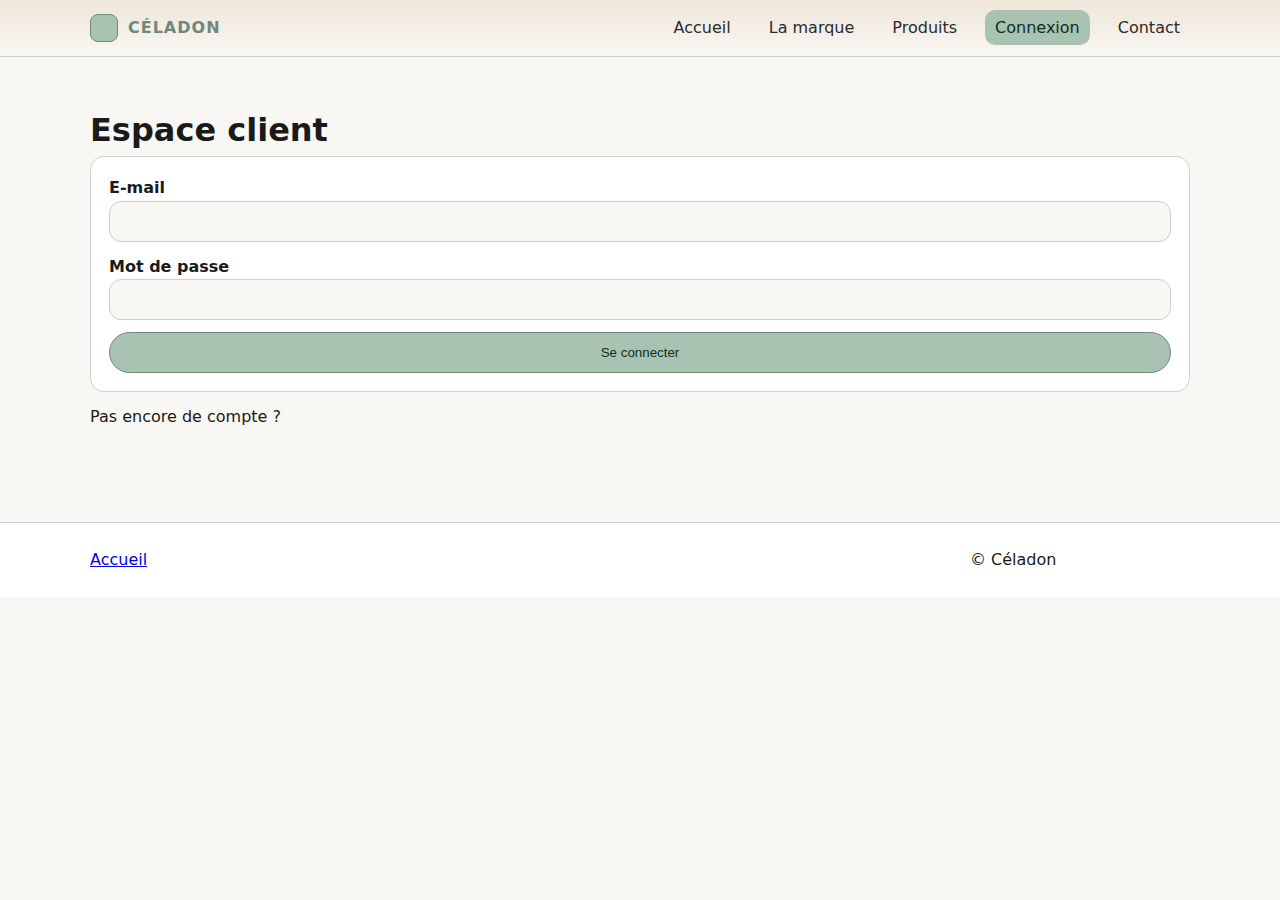
<file: connexion.html>
<!doctype html>
<html lang="fr">
<head>
  <meta charset="utf-8">
  <meta name="viewport" content="width=device-width, initial-scale=1">
  <title>Céladon – Connexion</title>
  <link rel="stylesheet" href="style/style.css">
</head>
<body>
  <header>
    <div class="container topbar">
      <div class="brand"><span class="brand-badge"></span><span>CÉLADON</span></div>
      <nav aria-label="Navigation principale">
        <ul>
          <li><a href="index.html">Accueil</a></li>
          <li><a href="marque.html">La marque</a></li>
          <li><a href="produits.html">Produits</a></li>
          <li><a class="actif" href="connexion.html">Connexion</a></li>
          <li><a href="contact.html">Contact</a></li>
        </ul>
      </nav>
    </div>
  </header>

  <main class="container section">
    <h1>Espace client</h1>
    <form action="#" method="post" aria-label="Connexion">
      <div>
        <label for="email">E-mail</label>
        <input id="email" name="email" type="email" required>
      </div>
      <div>
        <label for="mdp">Mot de passe</label>
        <input id="mdp" name="mdp" type="password" required>
      </div>
      <button class="btn btn-primaire" type="submit">Se connecter</button>
    </form>
    <p style="margin-top:12px;">Pas encore de compte ? </p>
  </main>

  <footer>
    <div class="container footer-wrap">
      <div class="footer-col"><a href="index.html">Accueil</a></div>
      <div class="footer-col">© Céladon</div>
    </div>
  </footer>
</body>
</html>
</file>
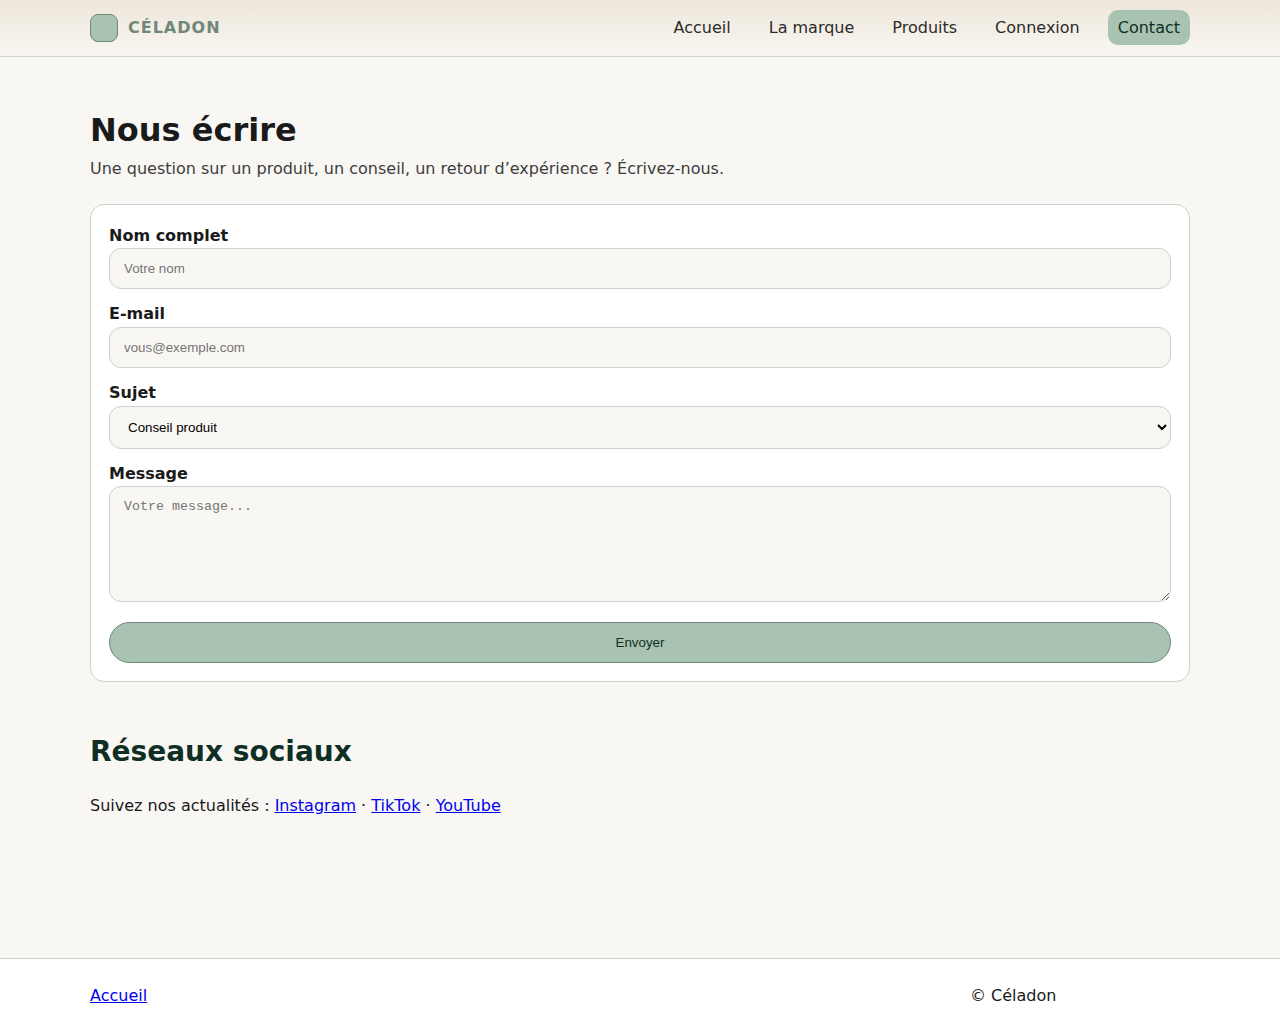
<file: contact.html>
<!doctype html>
<html lang="fr">
<head>
  <meta charset="utf-8">
  <meta name="viewport" content="width=device-width, initial-scale=1">
  <title>Céladon – Contact</title>
  <link rel="stylesheet" href="style/style.css">
  <meta name="description" content="Formulaire de contact Céladon.">
</head>
<body>
  <header>
    <div class="container topbar">
      <div class="brand"><span class="brand-badge"></span><span>CÉLADON</span></div>
      <nav aria-label="Navigation principale">
        <ul>
          <li><a href="index.html">Accueil</a></li>
          <li><a href="marque.html">La marque</a></li>
          <li><a href="produits.html">Produits</a></li>
          <li><a href="connexion.html">Connexion</a></li>
          <li><a class="actif" href="contact.html">Contact</a></li>
        </ul>
      </nav>
    </div>
  </header>

  <main class="container section">
    <h1>Nous écrire</h1>
    <p class="lead">Une question sur un produit, un conseil, un retour d’expérience ? Écrivez-nous.</p>

    <!-- Formulaire HTML pur (non fonctionnel côté serveur, conforme au sujet) -->
    <form action="#" method="post">
      <div>
        <label for="nom">Nom complet</label>
        <input id="nom" name="nom" type="text" placeholder="Votre nom" required>
      </div>
      <div>
        <label for="email">E-mail</label>
        <input id="email" name="email" type="email" placeholder="vous@exemple.com" required>
      </div>
      <div>
        <label for="sujet">Sujet</label>
        <select id="sujet" name="sujet">
          <option>Conseil produit</option>
          <option>Commande</option>
          <option>Autre</option>
        </select>
      </div>
      <div>
        <label for="message">Message</label>
        <textarea id="message" name="message" rows="6" placeholder="Votre message..."></textarea>
      </div>
      <div>
        <input class="btn btn-primaire" type="submit" value="Envoyer">
      </div>
    </form>

    <section class="section">
      <h2>Réseaux sociaux</h2>
      <p>Suivez nos actualités&nbsp;: <a href="#">Instagram</a> · <a href="#">TikTok</a> · <a href="#">YouTube</a></p>
    </section>
  </main>

  <footer>
    <div class="container footer-wrap">
      <div class="footer-col"><a href="index.html">Accueil</a></div>
      <div class="footer-col">© Céladon</div>
    </div>
  </footer>
</body>
</html>
</file>
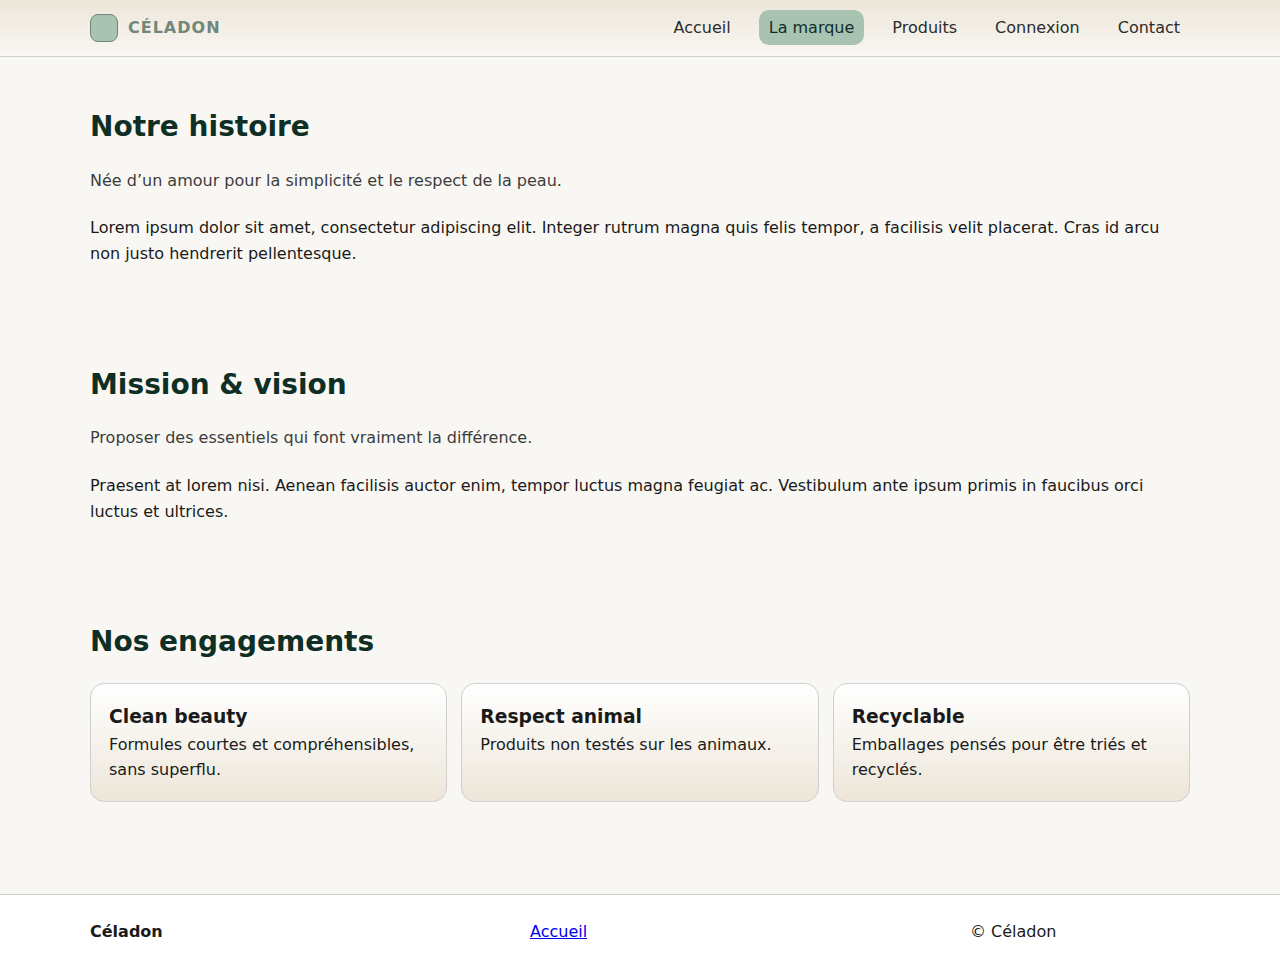
<file: marque.html>
<!doctype html>
<html lang="fr">
<head>
  <meta charset="utf-8">
  <meta name="viewport" content="width=device-width, initial-scale=1">
  <title>Céladon – La marque</title>
  <link rel="stylesheet" href="style/style.css">
</head>
<body>
  <header>
    <div class="container topbar">
      <div class="brand"><span class="brand-badge"></span><span>CÉLADON</span></div>
      <nav aria-label="Navigation principale">
        <ul>
          <li><a href="index.html">Accueil</a></li>
          <li><a class="actif" href="marque.html">La marque</a></li>
          <li><a href="produits.html">Produits</a></li>
          <li><a href="connexion.html">Connexion</a></li>
          <li><a href="contact.html">Contact</a></li>
        </ul>
      </nav>
    </div>
  </header>

  <main class="container">
    <section class="section">
      <h2>Notre histoire</h2>
      <p class="lead">Née d’un amour pour la simplicité et le respect de la peau.</p>
      <p>Lorem ipsum dolor sit amet, consectetur adipiscing elit. Integer rutrum magna quis felis tempor, a facilisis velit placerat. Cras id arcu non justo hendrerit pellentesque.</p>
    </section>

    <section class="section">
      <h2>Mission & vision</h2>
      <p class="lead">Proposer des essentiels qui font vraiment la différence.</p>
      <p>Praesent at lorem nisi. Aenean facilisis auctor enim, tempor luctus magna feugiat ac. Vestibulum ante ipsum primis in faucibus orci luctus et ultrices.</p>
    </section>

    <section class="section">
      <h2>Nos engagements</h2>
      <div class="values">
        <article class="value">
          <h3>Clean beauty</h3>
          <p>Formules courtes et compréhensibles, sans superflu.</p>
        </article>
        <article class="value">
          <h3>Respect animal</h3>
          <p>Produits non testés sur les animaux.</p>
        </article>
        <article class="value">
          <h3>Recyclable</h3>
          <p>Emballages pensés pour être triés et recyclés.</p>
        </article>
      </div>
    </section>
  </main>

  <footer>
    <div class="container footer-wrap">
      <div class="footer-col"><strong>Céladon</strong></div>
      <div class="footer-col"><a href="index.html">Accueil</a></div>
      <div class="footer-col">© Céladon</div>
    </div>
  </footer>
</body>
</html>
</file>
<file: style/style.css>
/* =========================
   CÉLADON – Styles globaux
   Site statique 100% HTML/CSS 
   Palette : #A8C3B1, #EDE6D9, #F9F7F3, #71877A, #CFCFCF
   ========================= */


:root{
    --celadon:#A8C3B1;
    --beige:#EDE6D9;
    --blanc-casse:#F9F7F3;
    --vert-profond:#71877A;
    --gris:#CFCFCF;
    --txt:#1a1a1a;
  }
  
  *{ box-sizing:border-box; margin:0; padding:0; }
  html{ scroll-behavior:smooth; }
  body{
    font-family: "Inter", system-ui, -apple-system, Segoe UI, Roboto, Arial, sans-serif;
    color:var(--txt);
    background:var(--blanc-casse);
    line-height:1.6;
  }
  
  /* ----------- Grille de page ----------- */
  .container{
    width:min(1100px, 92vw);
    margin:0 auto;
  }
  
  /* ----------- En-tête / Navigation ----------- */
  header{
    background:linear-gradient(180deg, var(--beige), var(--blanc-casse));
    border-bottom:1px solid var(--gris);
  }
  .topbar{
    padding:14px 0;
    display:flex; align-items:center; justify-content:space-between;
  }
  .brand{
    display:flex; align-items:center; gap:10px;
    font-weight:600; color:var(--vert-profond); letter-spacing:1px;
  }
  .brand-badge{
    width:28px; height:28px; border-radius:8px; background:var(--celadon);
    border:1px solid var(--vert-profond);
  }
  nav ul{ list-style:none; display:flex; gap:18px; }
  nav a{
    text-decoration:none; color:#2b2b2b; padding:8px 10px; border-radius:10px;
  }
  nav a:hover{ background:var(--beige); }
  nav a.actif{ background:var(--celadon); color:#093; color:#0f2f25; }
  
  /* ----------- Hero ----------- */
  .hero{
    background:var(--beige);
    border:1px solid var(--gris);
    border-radius:18px;
    padding:36px 28px;
    display:grid; grid-template-columns:1.1fr 0.9fr; gap:24px;
    align-items:center;
  }
  .hero h1{ font-size:clamp(28px, 4vw, 44px); color:#0f2f25; }
  .hero p{ margin:12px 0 20px; max-width:48ch; }
  .hero .cta{ display:flex; gap:12px; flex-wrap:wrap; }
  .btn{
    display:inline-block; padding:12px 18px; border-radius:999px;
    text-decoration:none; border:1px solid var(--vert-profond);
  }
  .btn-primaire{ background:var(--celadon); color:#0f2f25; }
  .btn-secondaire{ background:transparent; color:#0f2f25; }
  .hero img{ width:100%; height:auto; border-radius:14px; }
  
  /* ----------- Sections génériques ----------- */
  .section{ padding:48px 0; }
  .section h2{ font-size:28px; margin-bottom:18px; color:#0f2f25; }
  .section .lead{ color:#3d3d3d; margin-bottom:22px; }
  
  /* ----------- Cartes produits ----------- */
  .grid{
    display:grid;
    grid-template-columns:repeat(3, 1fr);
    gap:18px;
  }
  .card{
    background:#fff; border:1px solid var(--gris); border-radius:16px; overflow:hidden;
  }
  .card img{ width:100%; height:auto; display:block; }
  .card .content{ padding:14px; }
  .price{ color:#0f2f25; font-weight:600; }
  
  /* ----------- Bande valeurs ----------- */
  .values{
    display:grid; grid-template-columns:repeat(3,1fr); gap:14px;
  }
  .value{
    background:linear-gradient(180deg, #fff, var(--beige));
    border:1px solid var(--gris); border-radius:14px; padding:18px;
  }
  
  /* ----------- Fiche produit ----------- */
  .product{
    display:grid; grid-template-columns:1fr 1fr; gap:24px; align-items:start;
  }
  .badge{ display:inline-block; padding:6px 10px; border:1px solid var(--vert-profond); border-radius:999px; background:var(--blanc-casse); color:#0f2f25; }
  
  /* ----------- Formulaires ----------- */
  form{
    display:grid; gap:12px; background:#fff; padding:18px; border:1px solid var(--gris); border-radius:14px;
  }
  label{ font-weight:600; }
  input, textarea, select{
    width:100%; padding:12px 14px; border-radius:12px; border:1px solid var(--gris); background:var(--blanc-casse);
  }
  input[type="submit"], button[type="submit"]{ cursor:pointer; }
  
  /* ----------- Pied de page ----------- */
  footer{
    margin-top:44px; border-top:1px solid var(--gris); background:#fff;
  }
  .footer-wrap{ padding:24px 0; display:flex; gap:20px; justify-content:space-between; flex-wrap:wrap; }
  .footer-col{ min-width:220px; }
  
  /* ----------- Responsivité ----------- */
  @media (max-width: 980px){
    .hero{ grid-template-columns:1fr; }
    .grid{ grid-template-columns:repeat(2,1fr); }
    .values{ grid-template-columns:1fr; }
    .product{ grid-template-columns:1fr; }
  }
  @media (max-width: 620px){
    nav ul{ flex-wrap:wrap; gap:10px; }
    .grid{ grid-template-columns:1fr; }
  }
</file>
